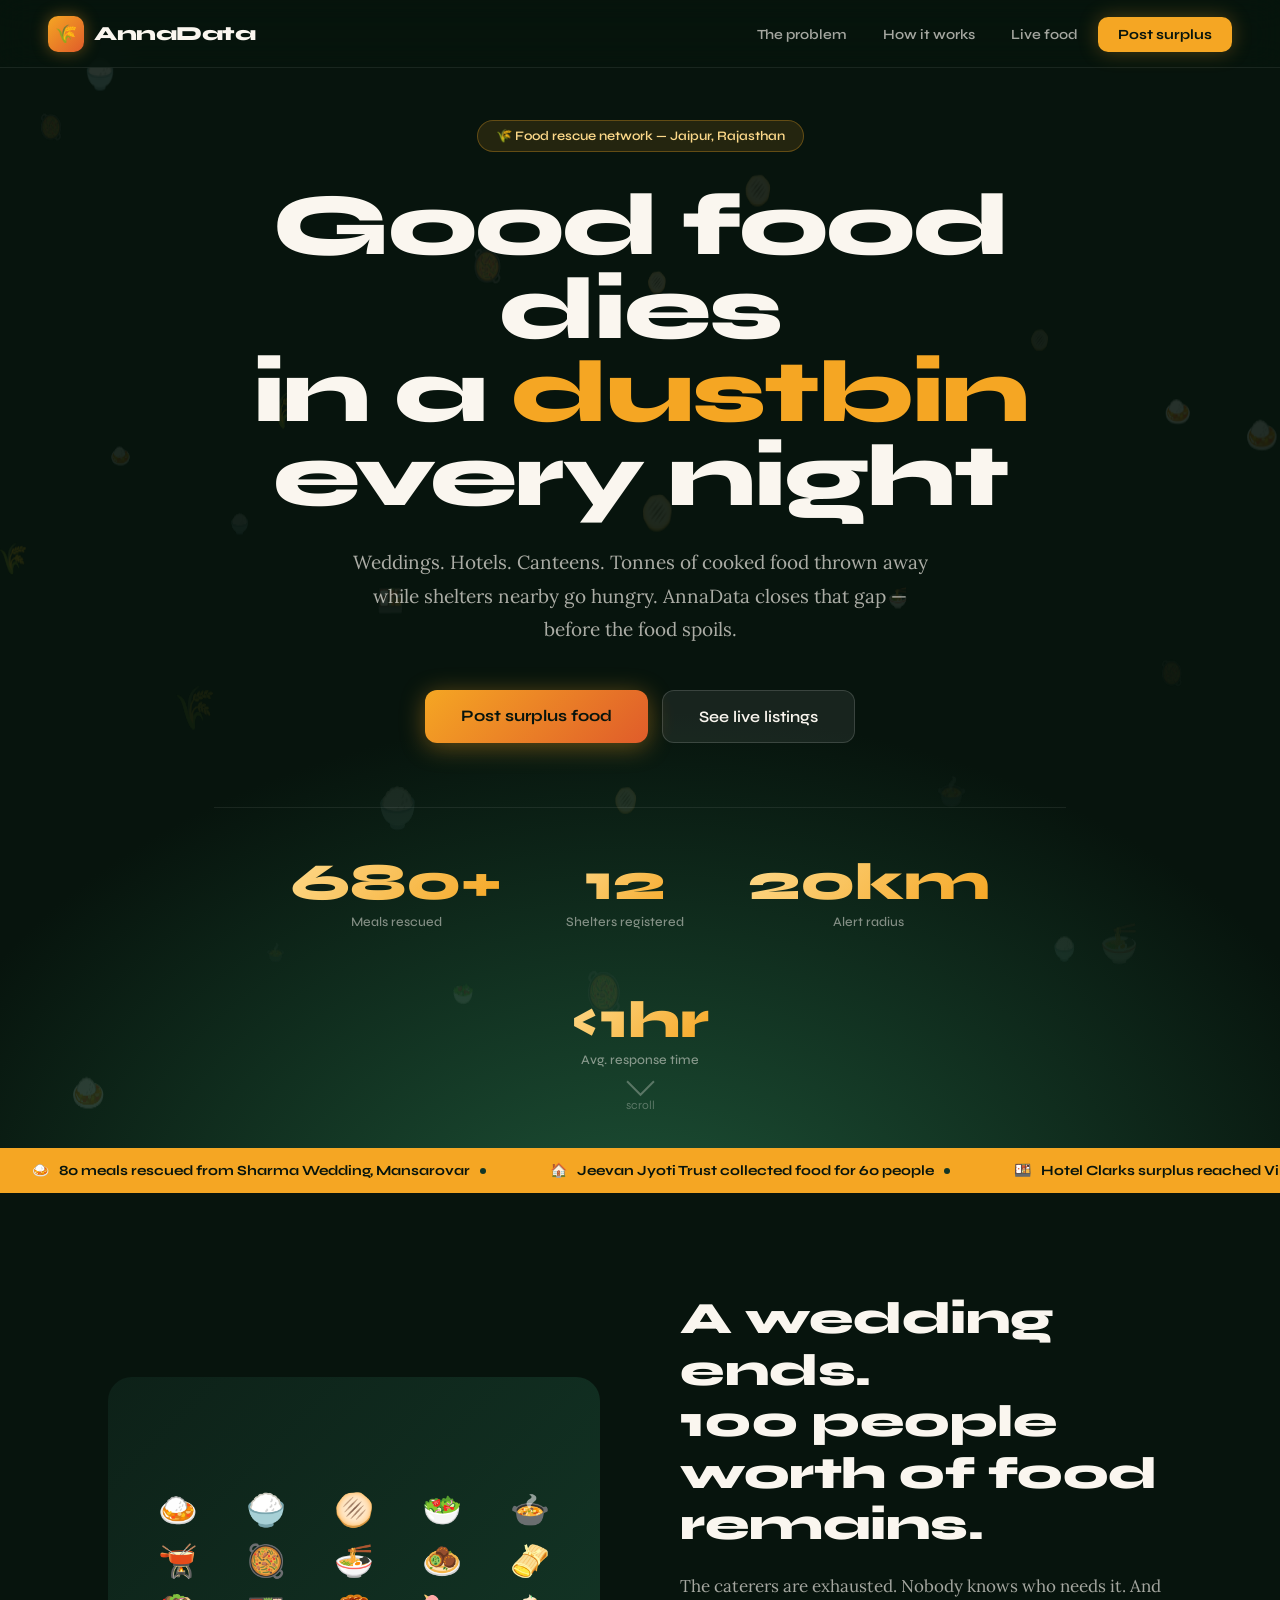
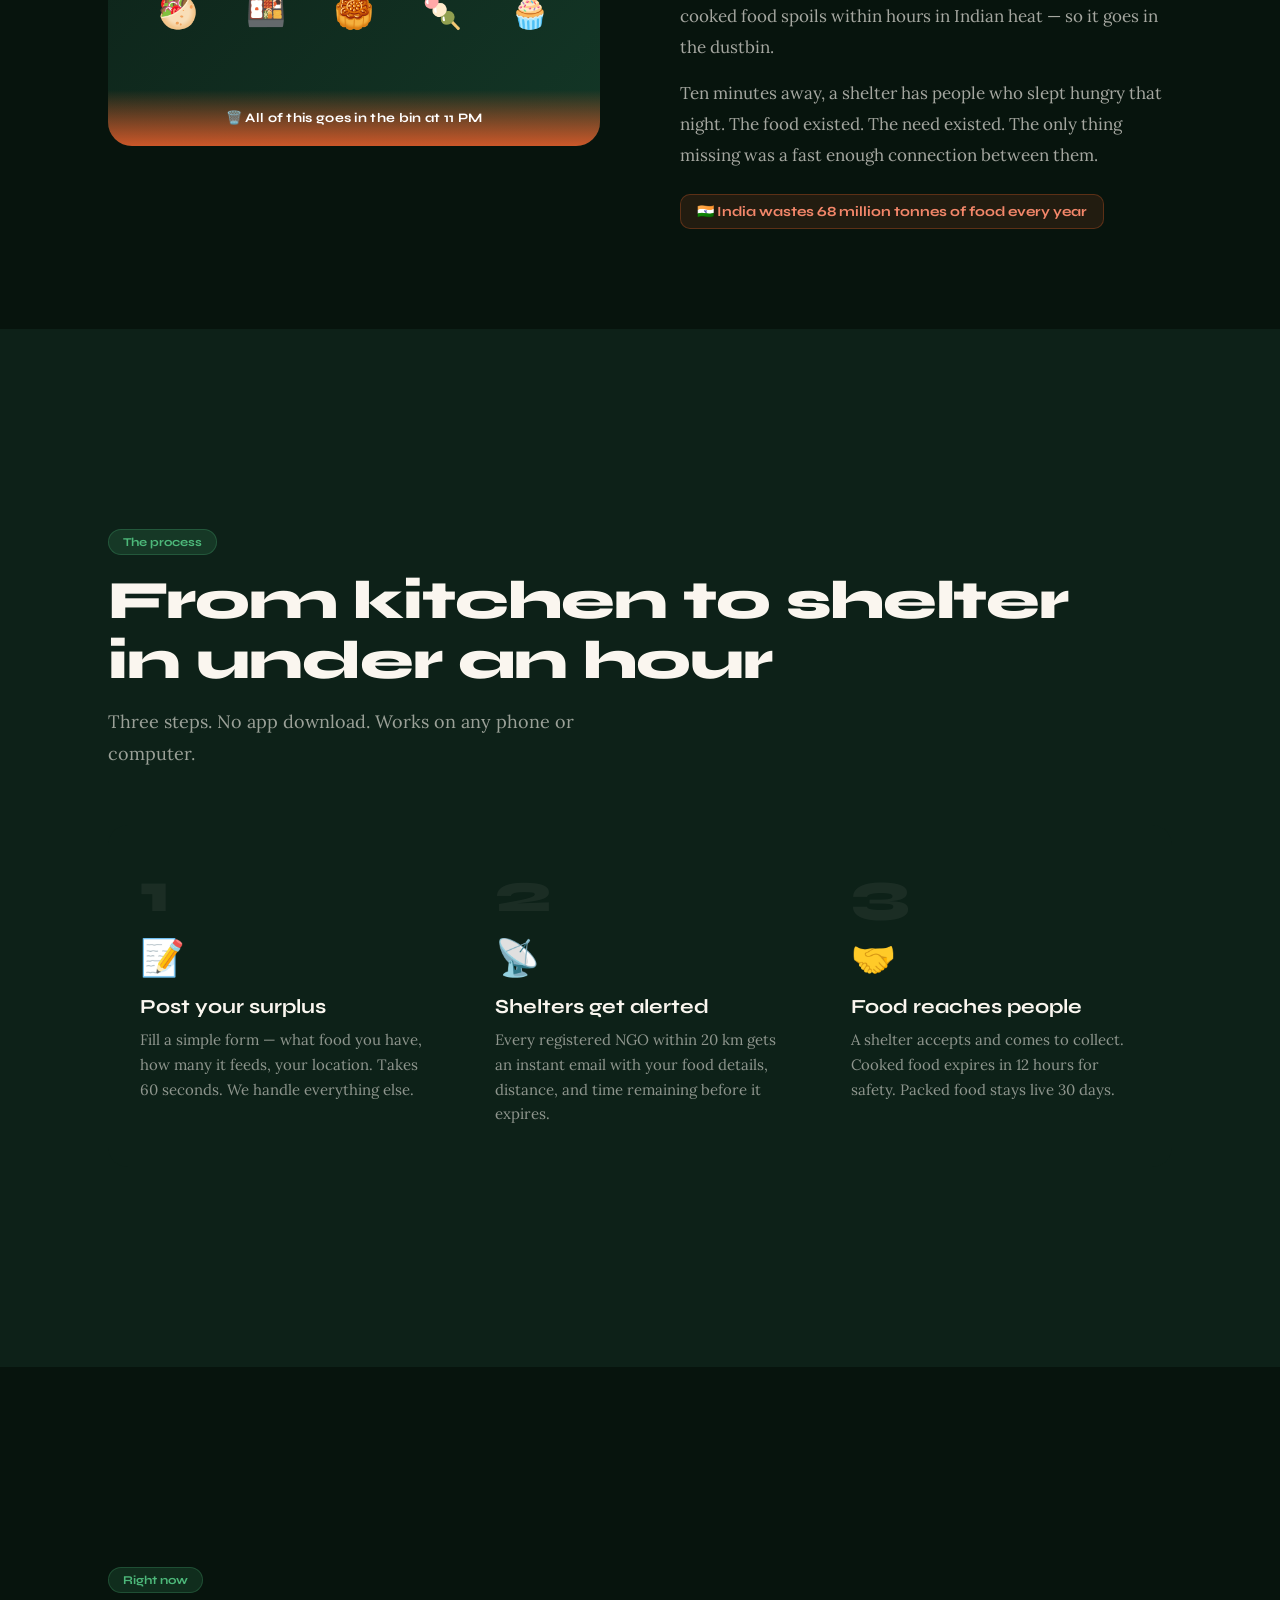
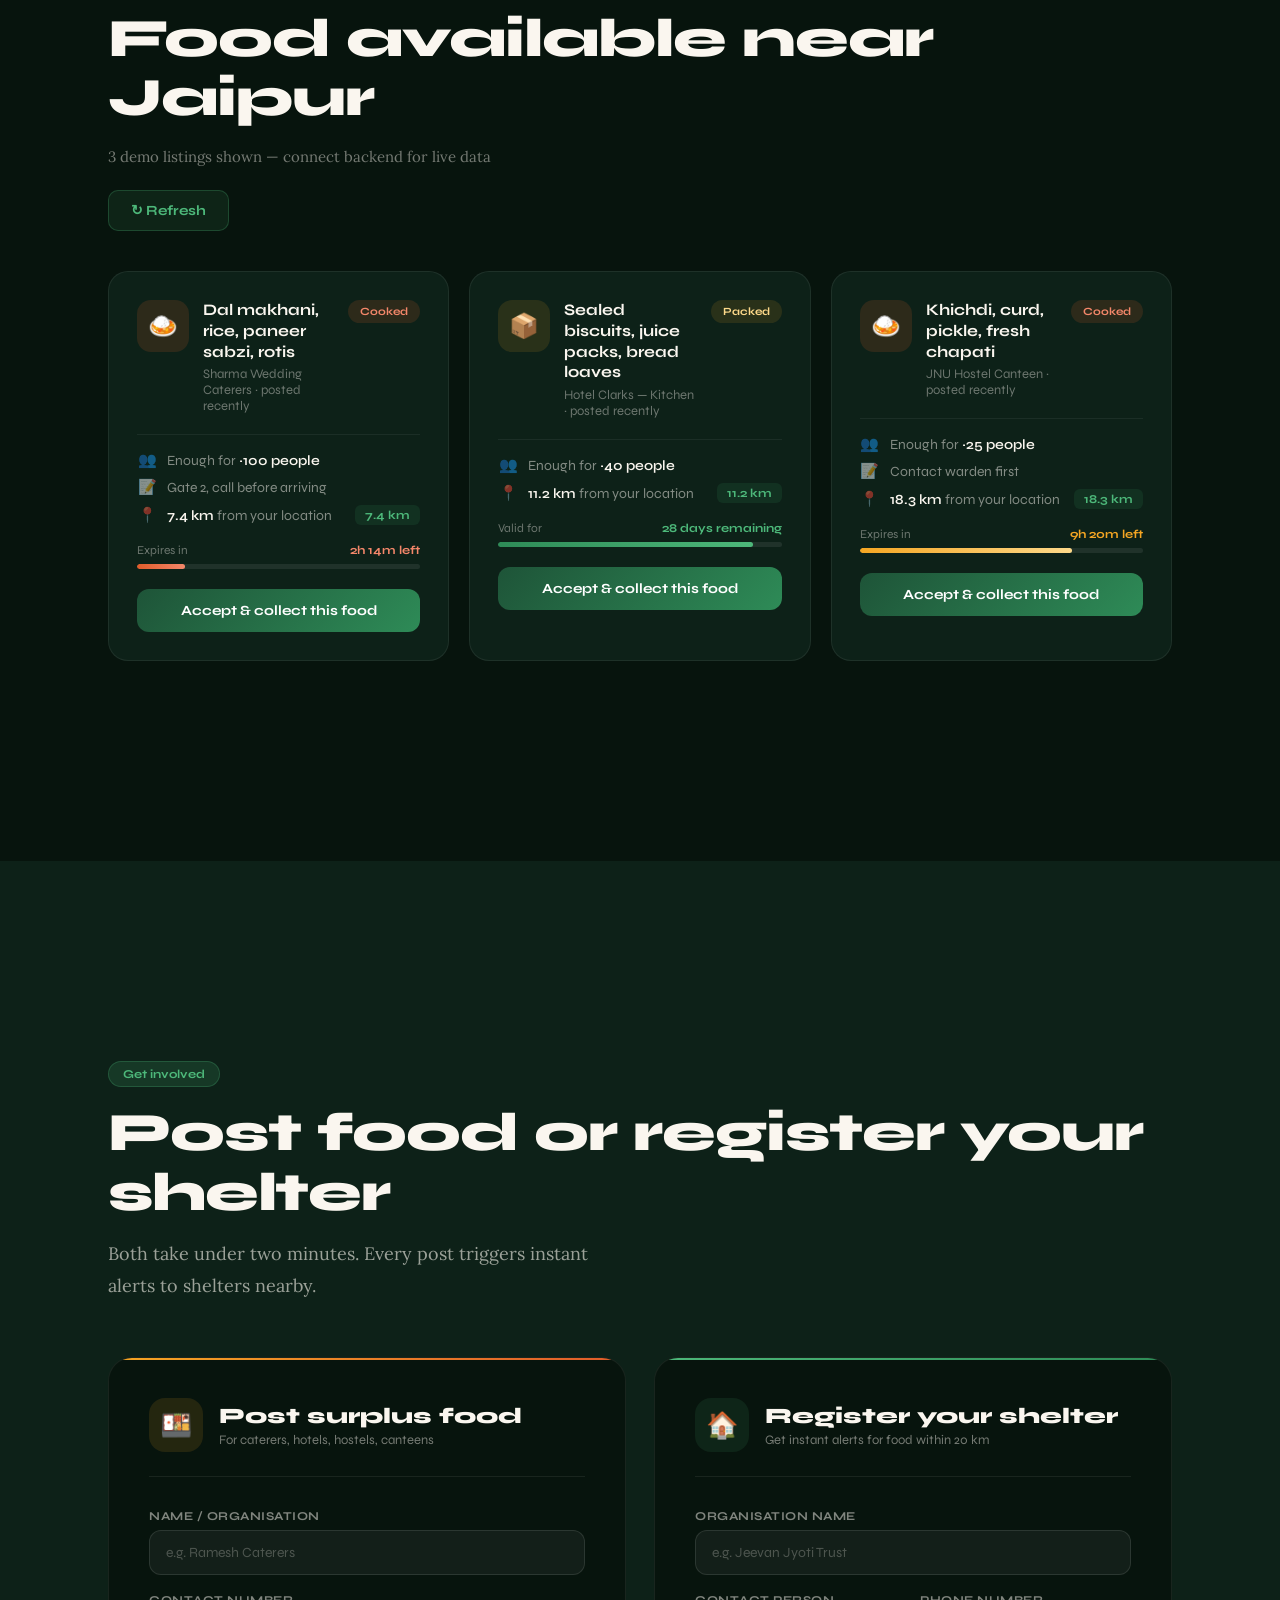
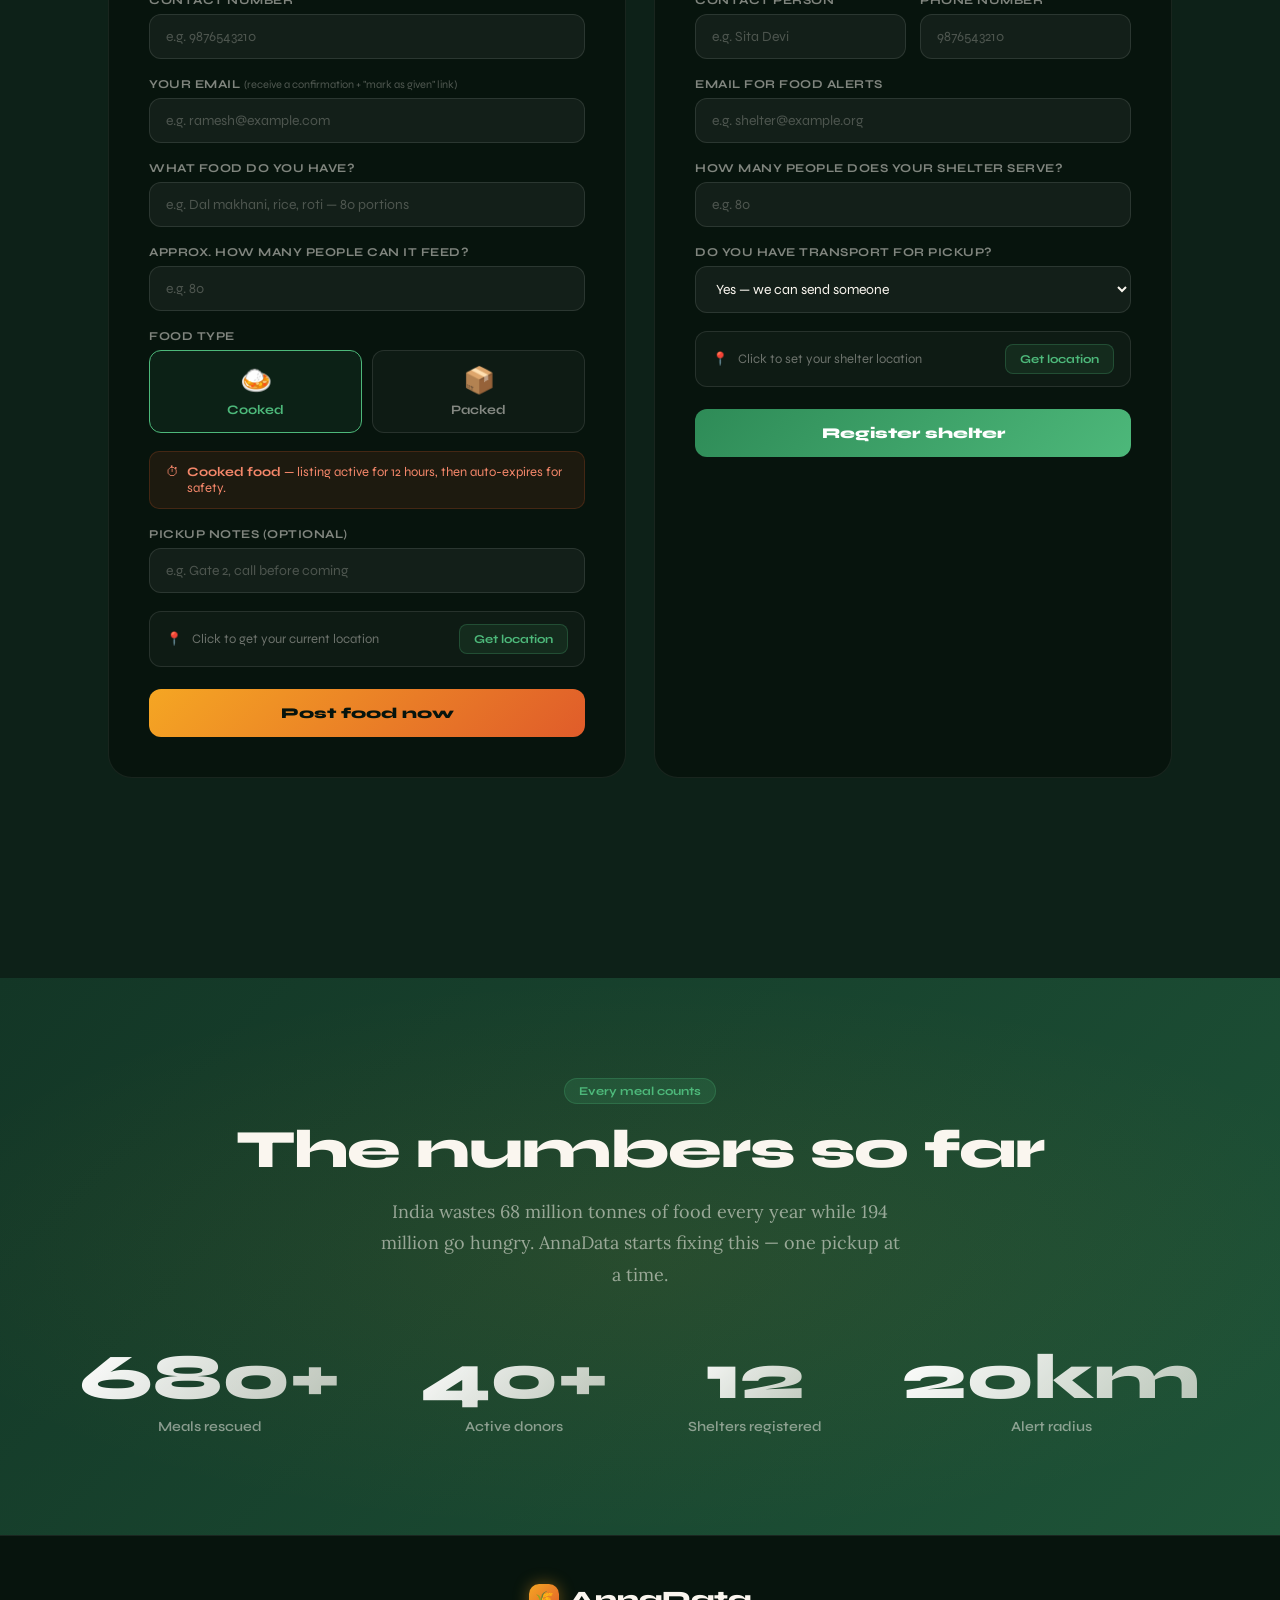
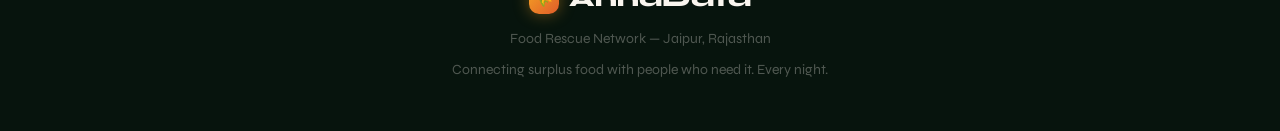
<file: index.html>
<!DOCTYPE html>
<html lang="en">
<head>
<meta charset="UTF-8"/>
<meta name="viewport" content="width=device-width,initial-scale=1"/>
<title>AnnaData — Feed Someone Tonight</title>
<link href="https://fonts.googleapis.com/css2?family=Syne:wght@400;600;700;800&family=Lora:ital,wght@0,400;0,500;1,400&display=swap" rel="stylesheet"/>
<style>
/* ═══════════════════════════════
   TOKENS
═══════════════════════════════ */
:root {
  --night:   #07140D;
  --deep:    #0D2118;
  --forest:  #133626;
  --canopy:  #1E5438;
  --leaf:    #2E8B57;
  --spring:  #4DB87A;
  --mist:    #A8D5B5;
  --gold:    #F5A623;
  --gold-lt: #FDD98A;
  --ember:   #E05C2A;
  --cream:   #FAF6EF;
  --paper:   #FFFFFF;
  --ink:     #0D1F14;
  --dim:     #5A7A65;
  --line:    rgba(255,255,255,0.08);
  --r:       16px;
}

*,*::before,*::after{box-sizing:border-box;margin:0;padding:0}
html{scroll-behavior:smooth;font-size:16px}
body{font-family:'Syne',sans-serif;background:var(--night);color:var(--cream);overflow-x:hidden}
h1,h2,h3{font-family:'Syne',sans-serif;font-weight:800;line-height:1.1}
p,li,label,input,select,textarea,button{font-family:'Syne',sans-serif}
a{color:var(--spring);text-decoration:none}
img{display:block;max-width:100%}

/* ═══════════════════════════════
   SCROLLBAR
═══════════════════════════════ */
::-webkit-scrollbar{width:6px}
::-webkit-scrollbar-track{background:var(--deep)}
::-webkit-scrollbar-thumb{background:var(--canopy);border-radius:3px}

/* ═══════════════════════════════
   NAV
═══════════════════════════════ */
nav{
  position:fixed;top:0;left:0;right:0;z-index:200;
  padding:0 48px;height:68px;
  display:flex;align-items:center;justify-content:space-between;
  background:rgba(7,20,13,0.85);
  backdrop-filter:blur(16px);
  border-bottom:1px solid var(--line);
  transition:background 0.3s;
}
.nav-logo{
  display:flex;align-items:center;gap:10px;
  font-size:20px;font-weight:800;color:var(--cream);
  letter-spacing:-0.5px;
}
.nav-logo-mark{
  width:36px;height:36px;border-radius:10px;
  background:linear-gradient(135deg,var(--gold),var(--ember));
  display:grid;place-items:center;font-size:18px;
  box-shadow:0 0 16px rgba(245,166,35,0.4);
}
.nav-links{display:flex;gap:4px;list-style:none;align-items:center}
.nav-links a{
  color:rgba(250,246,239,0.65);font-size:14px;font-weight:600;
  padding:8px 16px;border-radius:8px;transition:all 0.18s;
}
.nav-links a:hover{color:var(--cream);background:rgba(255,255,255,0.07)}
.nav-cta{
  background:var(--gold)!important;color:var(--night)!important;
  font-weight:700!important;border-radius:10px!important;
  padding:9px 20px!important;
  box-shadow:0 0 20px rgba(245,166,35,0.3);
}
.nav-cta:hover{transform:translateY(-1px);box-shadow:0 4px 24px rgba(245,166,35,0.45)!important}

/* ═══════════════════════════════
   CANVAS HERO
═══════════════════════════════ */
#hero{
  position:relative;min-height:100vh;
  display:flex;align-items:center;justify-content:center;
  overflow:hidden;
  background:radial-gradient(ellipse 100% 80% at 50% 110%, var(--canopy) 0%, var(--night) 60%);
}
#particle-canvas{
  position:absolute;inset:0;width:100%;height:100%;
  pointer-events:none;
}
.hero-inner{
  position:relative;z-index:2;
  text-align:center;padding:120px 24px 80px;
  max-width:900px;margin:0 auto;
}
.hero-pill{
  display:inline-flex;align-items:center;gap:8px;
  background:rgba(245,166,35,0.12);
  border:1px solid rgba(245,166,35,0.3);
  color:var(--gold-lt);font-size:13px;font-weight:600;
  padding:7px 18px;border-radius:99px;margin-bottom:32px;
  animation:pillIn 0.8s 0.2s both;
}
@keyframes pillIn{from{opacity:0;transform:translateY(10px)}to{opacity:1;transform:translateY(0)}}

.hero-h1{
  font-size:clamp(44px,7vw,88px);
  font-weight:800;color:var(--cream);
  letter-spacing:-2px;line-height:0.95;
  margin-bottom:28px;
  animation:h1In 0.9s 0.35s both;
}
@keyframes h1In{from{opacity:0;transform:translateY(24px)}to{opacity:1;transform:translateY(0)}}

.hero-h1 .gold{
  color:var(--gold);
  display:inline-block;
  animation:glow 3s ease-in-out infinite;
}
@keyframes glow{
  0%,100%{text-shadow:0 0 20px rgba(245,166,35,0.3)}
  50%{text-shadow:0 0 50px rgba(245,166,35,0.7),0 0 80px rgba(245,166,35,0.3)}
}

.hero-sub{
  font-family:'Lora',serif;font-size:19px;font-weight:400;
  color:rgba(250,246,239,0.68);line-height:1.75;
  max-width:580px;margin:0 auto 44px;
  animation:subIn 0.9s 0.5s both;
}
@keyframes subIn{from{opacity:0;transform:translateY(16px)}to{opacity:1;transform:translateY(0)}}

.hero-btns{
  display:flex;gap:14px;justify-content:center;flex-wrap:wrap;
  animation:btnsIn 0.9s 0.65s both;
}
@keyframes btnsIn{from{opacity:0;transform:translateY(12px)}to{opacity:1;transform:translateY(0)}}

.btn-gold{
  background:linear-gradient(135deg,var(--gold),var(--ember));
  color:var(--night);font-size:16px;font-weight:700;
  padding:16px 36px;border-radius:12px;border:none;cursor:pointer;
  box-shadow:0 4px 24px rgba(245,166,35,0.4);
  transition:all 0.2s;display:inline-block;
}
.btn-gold:hover{transform:translateY(-3px);box-shadow:0 8px 32px rgba(245,166,35,0.55);color:var(--night);text-decoration:none}

.btn-ghost{
  background:rgba(255,255,255,0.07);color:var(--cream);
  font-size:16px;font-weight:600;
  padding:16px 36px;border-radius:12px;
  border:1px solid rgba(255,255,255,0.15);cursor:pointer;
  transition:all 0.2s;display:inline-block;
  backdrop-filter:blur(8px);
}
.btn-ghost:hover{background:rgba(255,255,255,0.13);color:var(--cream);text-decoration:none}

/* Live counter */
.hero-counter{
  margin-top:64px;
  display:flex;justify-content:center;gap:64px;
  padding-top:48px;border-top:1px solid var(--line);
  flex-wrap:wrap;
  animation:btnsIn 0.9s 0.8s both;
}
.counter-block{text-align:center}
.counter-num{
  font-size:52px;font-weight:800;
  background:linear-gradient(135deg,var(--gold-lt),var(--gold));
  -webkit-background-clip:text;-webkit-text-fill-color:transparent;
  line-height:1;
}
.counter-label{font-size:13px;color:rgba(250,246,239,0.5);margin-top:6px;font-weight:500}

/* Scroll hint */
.scroll-hint{
  position:absolute;bottom:36px;left:50%;transform:translateX(-50%);
  display:flex;flex-direction:column;align-items:center;gap:6px;
  color:rgba(250,246,239,0.3);font-size:12px;
  animation:bounce 2s ease-in-out infinite;
}
@keyframes bounce{0%,100%{transform:translateX(-50%) translateY(0)}50%{transform:translateX(-50%) translateY(6px)}}
.scroll-arrow{width:20px;height:20px;border-right:2px solid currentColor;border-bottom:2px solid currentColor;transform:rotate(45deg)}

/* ═══════════════════════════════
   TICKER STRIP
═══════════════════════════════ */
.ticker-wrap{
  background:var(--gold);
  overflow:hidden;padding:14px 0;
  position:relative;
}
.ticker-track{
  display:flex;white-space:nowrap;
  animation:ticker 30s linear infinite;
}
.ticker-track:hover{animation-play-state:paused}
@keyframes ticker{from{transform:translateX(0)}to{transform:translateX(-50%)}}
.ticker-item{
  font-size:14px;font-weight:700;color:var(--night);
  padding:0 32px;display:flex;align-items:center;gap:10px;
  flex-shrink:0;
}
.ticker-dot{width:6px;height:6px;background:var(--forest);border-radius:50%;flex-shrink:0}

/* ═══════════════════════════════
   SECTION BASE
═══════════════════════════════ */
.sec{padding:100px 48px;max-width:1160px;margin:0 auto}
.sec-bg-dark{background:var(--deep);padding:100px 0}
.sec-bg-dark .sec{margin:0 auto}
.sec-bg-mid{background:var(--forest);padding:100px 0}
.sec-bg-mid .sec{margin:0 auto}

.reveal{opacity:0;transform:translateY(32px);transition:opacity 0.7s ease,transform 0.7s ease}
.reveal.visible{opacity:1;transform:translateY(0)}

.tag{
  display:inline-block;
  background:rgba(77,184,122,0.15);
  color:var(--spring);border:1px solid rgba(77,184,122,0.25);
  font-size:12px;font-weight:700;
  padding:5px 14px;border-radius:99px;margin-bottom:16px;
}
.sh2{font-size:clamp(32px,4.5vw,54px);color:var(--cream);letter-spacing:-1px;margin-bottom:16px}
.sp{font-family:'Lora',serif;font-size:18px;color:rgba(250,246,239,0.6);line-height:1.75;max-width:520px}

/* ═══════════════════════════════
   PROBLEM SECTION
═══════════════════════════════ */
#problem{background:var(--night);padding:0}
.problem-inner{
  max-width:1160px;margin:0 auto;padding:100px 48px;
  display:grid;grid-template-columns:1fr 1fr;gap:80px;align-items:center;
}
.problem-visual{
  position:relative;border-radius:24px;overflow:hidden;
  aspect-ratio:4/3;
  background:linear-gradient(135deg,var(--deep),var(--forest));
  display:flex;flex-direction:column;align-items:center;justify-content:center;
  gap:0;
}
.food-emoji-grid{
  display:grid;grid-template-columns:repeat(5,1fr);gap:12px;
  padding:32px;width:100%;
}
.food-emoji-grid span{
  font-size:32px;text-align:center;
  animation:emojiFloat 3s ease-in-out infinite;
  display:block;
}
.food-emoji-grid span:nth-child(2){animation-delay:0.3s}
.food-emoji-grid span:nth-child(3){animation-delay:0.6s}
.food-emoji-grid span:nth-child(4){animation-delay:0.9s}
.food-emoji-grid span:nth-child(5){animation-delay:1.2s}
.food-emoji-grid span:nth-child(6){animation-delay:0.5s}
.food-emoji-grid span:nth-child(7){animation-delay:0.8s}
.food-emoji-grid span:nth-child(8){animation-delay:1.1s}
.food-emoji-grid span:nth-child(9){animation-delay:1.4s}
.food-emoji-grid span:nth-child(10){animation-delay:0.2s}
@keyframes emojiFloat{0%,100%{transform:translateY(0)}50%{transform:translateY(-8px)}}

.trash-overlay{
  position:absolute;bottom:0;left:0;right:0;
  background:linear-gradient(to top,rgba(224,92,42,0.9),transparent);
  padding:20px;text-align:center;font-size:13px;font-weight:700;
  color:white;letter-spacing:0.3px;
}

.problem-text h2{font-size:clamp(28px,3.5vw,46px);color:var(--cream);letter-spacing:-0.5px;line-height:1.15;margin-bottom:20px}
.problem-text p{font-family:'Lora',serif;font-size:17px;color:rgba(250,246,239,0.65);line-height:1.8;margin-bottom:16px}
.problem-text .stat-inline{
  display:inline-flex;align-items:center;gap:10px;
  background:rgba(224,92,42,0.12);border:1px solid rgba(224,92,42,0.3);
  color:#F4876A;padding:8px 16px;border-radius:10px;
  font-size:14px;font-weight:700;margin-top:8px;
}

/* ═══════════════════════════════
   HOW IT WORKS
═══════════════════════════════ */
.steps-row{
  display:grid;grid-template-columns:repeat(3,1fr);gap:2px;
  margin-top:56px;border-radius:20px;overflow:hidden;
}
.step{
  background:var(--deep);padding:40px 32px;
  position:relative;overflow:hidden;
  transition:background 0.3s;
}
.step:hover{background:var(--forest)}
.step::before{
  content:'';position:absolute;top:0;left:0;right:0;height:3px;
  background:linear-gradient(90deg,var(--gold),var(--ember));
  transform:scaleX(0);transform-origin:left;
  transition:transform 0.4s;
}
.step:hover::before{transform:scaleX(1)}
.step-num{
  font-size:56px;font-weight:800;
  color:rgba(250,246,239,0.06);
  line-height:1;margin-bottom:16px;
  transition:color 0.3s;
}
.step:hover .step-num{color:rgba(245,166,35,0.12)}
.step-icon{font-size:36px;margin-bottom:16px;display:block}
.step h3{font-size:20px;color:var(--cream);margin-bottom:10px;font-weight:700}
.step p{font-size:15px;color:rgba(250,246,239,0.55);line-height:1.65;font-family:'Lora',serif}

/* ═══════════════════════════════
   LISTINGS
═══════════════════════════════ */
#listings{background:var(--night);padding:100px 0}
#listings .sec{max-width:1160px;margin:0 auto}

.listings-top{
  display:flex;align-items:flex-end;justify-content:space-between;
  margin-bottom:40px;flex-wrap:wrap;gap:20px;
}
.refresh-btn{
  background:rgba(77,184,122,0.1);color:var(--spring);
  border:1px solid rgba(77,184,122,0.25);
  font-family:'Syne',sans-serif;font-size:14px;font-weight:700;
  padding:11px 22px;border-radius:10px;cursor:pointer;
  transition:all 0.2s;display:flex;align-items:center;gap:8px;
}
.refresh-btn:hover{background:rgba(77,184,122,0.2);transform:translateY(-1px)}

.cards-grid{
  display:grid;grid-template-columns:repeat(auto-fill,minmax(340px,1fr));
  gap:20px;
}

.lcard{
  background:var(--deep);border:1px solid rgba(255,255,255,0.07);
  border-radius:20px;padding:28px;
  transition:all 0.3s;position:relative;overflow:hidden;
}
.lcard::after{
  content:'';position:absolute;inset:0;
  background:linear-gradient(135deg,rgba(77,184,122,0.03),transparent);
  opacity:0;transition:opacity 0.3s;pointer-events:none;
}
.lcard:hover{transform:translateY(-4px);border-color:rgba(77,184,122,0.2);box-shadow:0 16px 48px rgba(0,0,0,0.3)}
.lcard:hover::after{opacity:1}

.lcard-top{display:flex;align-items:flex-start;gap:14px;margin-bottom:20px}
.lcard-icon{
  width:52px;height:52px;border-radius:14px;
  display:grid;place-items:center;font-size:24px;flex-shrink:0;
}
.lcard-icon.cooked{background:rgba(224,92,42,0.15)}
.lcard-icon.packet{background:rgba(245,166,35,0.12)}
.lcard-title{font-size:16px;font-weight:700;color:var(--cream);line-height:1.3;margin-bottom:4px}
.lcard-meta{font-size:13px;color:rgba(250,246,239,0.4)}

.lbadge{
  font-size:11px;font-weight:700;padding:5px 12px;
  border-radius:99px;flex-shrink:0;
  margin-left:auto;
}
.lbadge.cooked{background:rgba(224,92,42,0.15);color:#F4876A}
.lbadge.packet{background:rgba(245,166,35,0.12);color:var(--gold-lt)}

.lcard-line{height:1px;background:rgba(255,255,255,0.06);margin:16px 0}

.lcard-info{display:flex;flex-direction:column;gap:9px}
.lcard-row{display:flex;align-items:center;gap:10px;font-size:14px;color:rgba(250,246,239,0.5)}
.lcard-row span:first-child{width:20px;text-align:center;font-size:15px;flex-shrink:0}
.lcard-row strong{color:var(--cream);font-weight:600}
.dist-pill{
  display:inline-flex;align-items:center;gap:5px;
  background:rgba(46,139,87,0.15);color:var(--spring);
  font-size:12px;font-weight:700;padding:3px 10px;
  border-radius:6px;margin-left:auto;
}

.timer-block{margin-top:18px}
.timer-row{display:flex;justify-content:space-between;font-size:12px;margin-bottom:7px}
.timer-row span:first-child{color:rgba(250,246,239,0.4)}
.t-urgent{color:#F4876A;font-weight:700}
.t-mid{color:var(--gold);font-weight:700}
.t-ok{color:var(--spring);font-weight:700}
.ptrack{height:5px;background:rgba(255,255,255,0.08);border-radius:99px;overflow:hidden}
.pbar{height:100%;border-radius:99px;transition:width 1s}
.pbar.urgent{background:linear-gradient(90deg,#E05C2A,#F4876A)}
.pbar.mid{background:linear-gradient(90deg,var(--gold),var(--gold-lt))}
.pbar.ok{background:linear-gradient(90deg,var(--leaf),var(--spring))}

.btn-accept{
  width:100%;margin-top:20px;padding:13px;
  background:linear-gradient(135deg,var(--canopy),var(--leaf));
  color:white;border:none;border-radius:12px;
  font-family:'Syne',sans-serif;font-size:14px;font-weight:700;
  cursor:pointer;transition:all 0.2s;
  position:relative;overflow:hidden;
}
.btn-accept::before{
  content:'';position:absolute;inset:0;
  background:linear-gradient(135deg,var(--leaf),var(--spring));
  opacity:0;transition:opacity 0.2s;
}
.btn-accept:hover::before{opacity:1}
.btn-accept span{position:relative;z-index:1}
.btn-accept:disabled{background:var(--canopy);cursor:default}

.state-box{
  grid-column:1/-1;text-align:center;
  padding:80px 20px;color:rgba(250,246,239,0.3);
}
.spinner{
  width:40px;height:40px;border:3px solid rgba(255,255,255,0.08);
  border-top-color:var(--spring);border-radius:50%;
  animation:spin 0.8s linear infinite;margin:0 auto 16px;
}
@keyframes spin{to{transform:rotate(360deg)}}

/* ═══════════════════════════════
   FORMS
═══════════════════════════════ */
#forms{background:var(--deep);padding:100px 0}
#forms .sec{max-width:1160px;margin:0 auto}

.forms-grid{
  display:grid;grid-template-columns:1fr 1fr;gap:28px;
  margin-top:56px;
}
.fpanel{
  background:var(--night);border:1px solid rgba(255,255,255,0.07);
  border-radius:24px;padding:40px;
  position:relative;overflow:hidden;
}
.fpanel::before{
  content:'';position:absolute;top:0;left:0;right:0;height:2px;
}
.fpanel.giver::before{background:linear-gradient(90deg,var(--gold),var(--ember))}
.fpanel.ngo::before{background:linear-gradient(90deg,var(--spring),var(--leaf))}

.fpanel-head{display:flex;align-items:center;gap:16px;margin-bottom:32px;padding-bottom:24px;border-bottom:1px solid rgba(255,255,255,0.07)}
.fpanel-ico{
  width:54px;height:54px;border-radius:16px;
  display:grid;place-items:center;font-size:26px;flex-shrink:0;
}
.fpanel-ico.gold{background:rgba(245,166,35,0.12)}
.fpanel-ico.green{background:rgba(77,184,122,0.1)}
.fpanel-title{font-size:22px;font-weight:800;color:var(--cream);line-height:1.2}
.fpanel-sub{font-size:13px;color:rgba(250,246,239,0.45);margin-top:3px}

.field{margin-bottom:18px}
.field label{display:block;font-size:12px;font-weight:700;color:rgba(250,246,239,0.5);margin-bottom:7px;text-transform:uppercase;letter-spacing:0.5px}
.field input,.field select,.field textarea{
  width:100%;padding:13px 16px;
  background:rgba(255,255,255,0.05);
  border:1px solid rgba(255,255,255,0.1);
  border-radius:12px;font-family:'Syne',sans-serif;
  font-size:14px;color:var(--cream);outline:none;
  transition:all 0.2s;resize:vertical;
}
.field input::placeholder,.field textarea::placeholder{color:rgba(250,246,239,0.25)}
.field input:focus,.field select:focus,.field textarea:focus{
  border-color:var(--spring);
  background:rgba(77,184,122,0.05);
  box-shadow:0 0 0 3px rgba(77,184,122,0.1);
}
.field select option{background:var(--deep);color:var(--cream)}
.field-2{display:grid;grid-template-columns:1fr 1fr;gap:14px}

.ftype-row{display:grid;grid-template-columns:1fr 1fr;gap:10px;margin-bottom:18px}
.ftype{
  padding:14px;border:1px solid rgba(255,255,255,0.1);
  border-radius:12px;background:rgba(255,255,255,0.03);
  cursor:pointer;text-align:center;transition:all 0.2s;
  font-family:'Syne',sans-serif;
}
.ftype.on{border-color:var(--spring);background:rgba(77,184,122,0.08)}
.ftype-ico{font-size:26px;display:block;margin-bottom:6px}
.ftype-lbl{font-size:13px;font-weight:700;color:rgba(250,246,239,0.5)}
.ftype.on .ftype-lbl{color:var(--spring)}

.expiry-box{
  padding:12px 16px;border-radius:10px;
  font-size:13px;margin-bottom:18px;
  display:flex;gap:8px;align-items:flex-start;
}
.expiry-box.c{background:rgba(224,92,42,0.1);color:#F4876A;border:1px solid rgba(224,92,42,0.2)}
.expiry-box.p{background:rgba(245,166,35,0.1);color:var(--gold-lt);border:1px solid rgba(245,166,35,0.2)}

.loc-bar{
  display:flex;align-items:center;gap:10px;
  padding:12px 16px;border:1px solid rgba(255,255,255,0.1);
  border-radius:12px;background:rgba(255,255,255,0.03);
  margin-bottom:18px;font-size:13px;
}
.loc-txt{flex:1;color:rgba(250,246,239,0.4)}
.loc-txt.got{color:var(--spring);font-weight:600}
.loc-btn{
  font-family:'Syne',sans-serif;font-size:12px;font-weight:700;
  color:var(--spring);background:rgba(77,184,122,0.1);
  border:1px solid rgba(77,184,122,0.25);
  border-radius:8px;padding:7px 14px;cursor:pointer;
  transition:all 0.18s;flex-shrink:0;
}
.loc-btn:hover{background:rgba(77,184,122,0.2)}

.btn-submit{
  width:100%;padding:15px;
  background:linear-gradient(135deg,var(--gold),var(--ember));
  color:var(--night);border:none;border-radius:12px;
  font-family:'Syne',sans-serif;font-size:15px;font-weight:800;
  cursor:pointer;transition:all 0.2s;margin-top:4px;
  position:relative;overflow:hidden;
}
.btn-submit::before{
  content:'';position:absolute;inset:0;
  background:linear-gradient(135deg,var(--ember),var(--gold));
  opacity:0;transition:opacity 0.2s;
}
.btn-submit:hover::before{opacity:1}
.btn-submit:hover{transform:translateY(-2px);box-shadow:0 8px 28px rgba(245,166,35,0.35)}
.btn-submit span{position:relative;z-index:1}
.btn-submit:disabled{background:var(--canopy);cursor:not-allowed;transform:none;box-shadow:none}
.btn-submit-green{
  background:linear-gradient(135deg,var(--leaf),var(--spring));
  color:white;
}
.btn-submit-green::before{background:linear-gradient(135deg,var(--spring),var(--leaf))}
.btn-submit-green:hover{box-shadow:0 8px 28px rgba(46,139,87,0.35)}

/* ═══════════════════════════════
   IMPACT
═══════════════════════════════ */
#impact{
  background:linear-gradient(135deg,var(--forest) 0%,var(--canopy) 100%);
  padding:100px 48px;text-align:center;
  position:relative;overflow:hidden;
}
#impact::before{
  content:'';position:absolute;inset:0;
  background:radial-gradient(ellipse 60% 50% at 50% 50%,rgba(245,166,35,0.07),transparent);
}
.impact-grid{
  display:flex;justify-content:center;gap:80px;
  flex-wrap:wrap;margin-top:56px;
  position:relative;z-index:1;
}
.impact-num{
  font-size:64px;font-weight:800;
  background:linear-gradient(135deg,white,rgba(250,246,239,0.7));
  -webkit-background-clip:text;-webkit-text-fill-color:transparent;
  line-height:1;margin-bottom:8px;
}
.impact-lbl{font-size:14px;color:rgba(250,246,239,0.5);font-weight:600}

/* ═══════════════════════════════
   FOOTER
═══════════════════════════════ */
footer{
  background:var(--night);
  border-top:1px solid var(--line);
  padding:48px;text-align:center;
}
.footer-logo{
  font-size:22px;font-weight:800;color:var(--cream);
  margin-bottom:12px;display:flex;align-items:center;
  gap:10px;justify-content:center;
}
footer p{font-size:14px;color:rgba(250,246,239,0.3);line-height:1.8}

/* ═══════════════════════════════
   TOAST
═══════════════════════════════ */
#toast{
  position:fixed;bottom:32px;left:50%;
  transform:translateX(-50%) translateY(20px);
  padding:14px 28px;border-radius:14px;
  font-size:14px;font-weight:600;
  opacity:0;pointer-events:none;
  transition:all 0.3s cubic-bezier(.34,1.56,.64,1);
  z-index:999;white-space:nowrap;
  backdrop-filter:blur(12px);
}
#toast.show{opacity:1;transform:translateX(-50%) translateY(0)}
#toast.ok{background:rgba(46,139,87,0.9);color:white;border:1px solid rgba(77,184,122,0.4);box-shadow:0 8px 32px rgba(0,0,0,0.3)}
#toast.err{background:rgba(200,50,30,0.9);color:white;border:1px solid rgba(224,92,42,0.4);box-shadow:0 8px 32px rgba(0,0,0,0.3)}

/* ═══════════════════════════════
   MODAL
═══════════════════════════════ */
.moverlay{
  position:fixed;inset:0;background:rgba(7,20,13,0.8);
  backdrop-filter:blur(8px);z-index:500;
  display:flex;align-items:center;justify-content:center;padding:20px;
  opacity:0;pointer-events:none;transition:opacity 0.25s;
}
.moverlay.open{opacity:1;pointer-events:all}
.mbox{
  background:var(--deep);border:1px solid rgba(255,255,255,0.1);
  border-radius:24px;padding:40px;
  max-width:460px;width:100%;
  box-shadow:0 32px 80px rgba(0,0,0,0.5);
  transform:scale(0.94) translateY(12px);
  transition:transform 0.3s cubic-bezier(.34,1.56,.64,1);
  position:relative;
}
.moverlay.open .mbox{transform:scale(1) translateY(0)}
.mbox::before{
  content:'';position:absolute;top:0;left:0;right:0;height:2px;
  background:linear-gradient(90deg,var(--gold),var(--ember));
  border-radius:2px 2px 0 0;
}
.m-top{display:flex;justify-content:space-between;align-items:center;margin-bottom:24px}
.m-title{font-size:24px;font-weight:800;color:var(--cream)}
.m-close{
  width:34px;height:34px;border:none;background:rgba(255,255,255,0.07);
  border-radius:8px;cursor:pointer;color:rgba(250,246,239,0.5);
  font-size:18px;display:grid;place-items:center;transition:background 0.18s;
}
.m-close:hover{background:rgba(255,255,255,0.12);color:var(--cream)}

/* ═══════════════════════════════
   RESPONSIVE
═══════════════════════════════ */
@media(max-width:900px){
  nav{padding:0 20px}
  .nav-links{display:none}
  #hero .hero-inner{padding:100px 20px 60px}
  .hero-counter{gap:32px}
  .sec{padding:60px 20px}
  .sec-bg-dark .sec,.sec-bg-mid .sec,#forms .sec,#listings .sec{padding:0 20px}
  .problem-inner{grid-template-columns:1fr;padding:60px 20px}
  .steps-row{grid-template-columns:1fr}
  .forms-grid{grid-template-columns:1fr}
  .impact-grid{gap:40px}
  #impact{padding:60px 20px}
  footer{padding:40px 20px}
}
@media(prefers-reduced-motion:reduce){
  *,*::before,*::after{animation-duration:.01ms!important;transition-duration:.01ms!important}
}
</style>
</head>
<body>

<!-- NAV -->
<nav id="topnav">
  <a href="#" class="nav-logo">
    <div class="nav-logo-mark">🌾</div>
    AnnaData
  </a>
  <ul class="nav-links">
    <li><a href="#problem">The problem</a></li>
    <li><a href="#how">How it works</a></li>
    <li><a href="#listings">Live food</a></li>
    <li><a href="#forms" class="nav-cta">Post surplus</a></li>
  </ul>
</nav>

<!-- HERO -->
<section id="hero">
  <canvas id="particle-canvas"></canvas>
  <div class="hero-inner">
    <div class="hero-pill">🌾 Food rescue network — Jaipur, Rajasthan</div>
    <h1 class="hero-h1">
      Good food dies<br>in a <span class="gold">dustbin</span><br>every night
    </h1>
    <p class="hero-sub">Weddings. Hotels. Canteens. Tonnes of cooked food thrown away while shelters nearby go hungry. AnnaData closes that gap — before the food spoils.</p>
    <div class="hero-btns">
      <a href="#forms" class="btn-gold">Post surplus food</a>
      <a href="#listings" class="btn-ghost">See live listings</a>
    </div>
    <div class="hero-counter">
      <div class="counter-block">
        <div class="counter-num" id="cnt-meals">0</div>
        <div class="counter-label">Meals rescued</div>
      </div>
      <div class="counter-block">
        <div class="counter-num" id="cnt-ngos">0</div>
        <div class="counter-label">Shelters registered</div>
      </div>
      <div class="counter-block">
        <div class="counter-num">20km</div>
        <div class="counter-label">Alert radius</div>
      </div>
      <div class="counter-block">
        <div class="counter-num">&lt;1hr</div>
        <div class="counter-label">Avg. response time</div>
      </div>
    </div>
  </div>
  <div class="scroll-hint"><div class="scroll-arrow"></div>scroll</div>
</section>

<!-- TICKER -->
<div class="ticker-wrap">
  <div class="ticker-track" id="ticker">
    <div class="ticker-item"><span>🍛</span> 80 meals rescued from Sharma Wedding, Mansarovar <div class="ticker-dot"></div></div>
    <div class="ticker-item"><span>🏠</span> Jeevan Jyoti Trust collected food for 60 people <div class="ticker-dot"></div></div>
    <div class="ticker-item"><span>🍱</span> Hotel Clarks surplus reached Vikas Nagar shelter <div class="ticker-dot"></div></div>
    <div class="ticker-item"><span>🌾</span> JNU hostel khichdi fed 25 people tonight <div class="ticker-dot"></div></div>
    <div class="ticker-item"><span>🍚</span> 120 portions rescued from Raja Park caterer <div class="ticker-dot"></div></div>
    <div class="ticker-item"><span>📦</span> 40 packed meals from C-Scheme hotel now at shelter <div class="ticker-dot"></div></div>
    <div class="ticker-item"><span>🍛</span> 80 meals rescued from Sharma Wedding, Mansarovar <div class="ticker-dot"></div></div>
    <div class="ticker-item"><span>🏠</span> Jeevan Jyoti Trust collected food for 60 people <div class="ticker-dot"></div></div>
    <div class="ticker-item"><span>🍱</span> Hotel Clarks surplus reached Vikas Nagar shelter <div class="ticker-dot"></div></div>
    <div class="ticker-item"><span>🌾</span> JNU hostel khichdi fed 25 people tonight <div class="ticker-dot"></div></div>
    <div class="ticker-item"><span>🍚</span> 120 portions rescued from Raja Park caterer <div class="ticker-dot"></div></div>
    <div class="ticker-item"><span>📦</span> 40 packed meals from C-Scheme hotel now at shelter <div class="ticker-dot"></div></div>
  </div>
</div>

<!-- PROBLEM -->
<section id="problem">
  <div class="problem-inner reveal">
    <div class="problem-visual">
      <div class="food-emoji-grid">
        <span>🍛</span><span>🍚</span><span>🫓</span><span>🥗</span><span>🍲</span>
        <span>🫕</span><span>🥘</span><span>🍜</span><span>🧆</span><span>🫔</span>
        <span>🥙</span><span>🍱</span><span>🥮</span><span>🍡</span><span>🧁</span>
      </div>
      <div class="trash-overlay">🗑️ All of this goes in the bin at 11 PM</div>
    </div>
    <div class="problem-text">
      <h2>A wedding ends.<br>100 people worth of food remains.</h2>
      <p>The caterers are exhausted. Nobody knows who needs it. And cooked food spoils within hours in Indian heat — so it goes in the dustbin.</p>
      <p>Ten minutes away, a shelter has people who slept hungry that night. The food existed. The need existed. The only thing missing was a fast enough connection between them.</p>
      <div class="stat-inline">🇮🇳 India wastes 68 million tonnes of food every year</div>
    </div>
  </div>
</section>

<!-- HOW IT WORKS -->
<div class="sec-bg-dark">
  <div class="sec reveal" id="how">
    <div class="tag">The process</div>
    <h2 class="sh2">From kitchen to shelter<br>in under an hour</h2>
    <p class="sp">Three steps. No app download. Works on any phone or computer.</p>
    <div class="steps-row">
      <div class="step">
        <div class="step-num">1</div>
        <span class="step-icon">📝</span>
        <h3>Post your surplus</h3>
        <p>Fill a simple form — what food you have, how many it feeds, your location. Takes 60 seconds. We handle everything else.</p>
      </div>
      <div class="step">
        <div class="step-num">2</div>
        <span class="step-icon">📡</span>
        <h3>Shelters get alerted</h3>
        <p>Every registered NGO within 20 km gets an instant email with your food details, distance, and time remaining before it expires.</p>
      </div>
      <div class="step">
        <div class="step-num">3</div>
        <span class="step-icon">🤝</span>
        <h3>Food reaches people</h3>
        <p>A shelter accepts and comes to collect. Cooked food expires in 12 hours for safety. Packed food stays live 30 days.</p>
      </div>
    </div>
  </div>
</div>

<!-- LIVE LISTINGS -->
<div id="listings">
  <div class="sec">
    <div class="listings-top reveal">
      <div>
        <div class="tag">Right now</div>
        <h2 class="sh2">Food available near Jaipur</h2>
        <p class="sp" id="listings-sub" style="color:rgba(250,246,239,0.45);font-size:15px;margin-top:8px">Loading active listings…</p>
      </div>
      <button class="refresh-btn" onclick="loadListings()">↻ Refresh</button>
    </div>
    <div class="cards-grid" id="cards-grid">
      <div class="state-box"><div class="spinner"></div><p>Finding food near you…</p></div>
    </div>
  </div>
</div>

<!-- FORMS -->
<div id="forms">
  <div class="sec">
    <div class="reveal">
      <div class="tag">Get involved</div>
      <h2 class="sh2">Post food or register your shelter</h2>
      <p class="sp">Both take under two minutes. Every post triggers instant alerts to shelters nearby.</p>
    </div>
    <div class="forms-grid reveal">

      <!-- GIVE FOOD -->
      <div class="fpanel giver">
        <div class="fpanel-head">
          <div class="fpanel-ico gold">🍱</div>
          <div>
            <div class="fpanel-title">Post surplus food</div>
            <div class="fpanel-sub">For caterers, hotels, hostels, canteens</div>
          </div>
        </div>

        <div class="field"><label>Name / organisation</label><input id="g-name" type="text" placeholder="e.g. Ramesh Caterers"/></div>
        <div class="field"><label>Contact number</label><input id="g-phone" type="tel" placeholder="e.g. 9876543210"/></div>
        <div class="field"><label>Your email <span style="font-weight:400;text-transform:none;letter-spacing:0;font-size:11px;color:rgba(250,246,239,0.3)">(receive a confirmation + "mark as given" link)</span></label><input id="g-email" type="email" placeholder="e.g. ramesh@example.com"/></div>
        <div class="field"><label>What food do you have?</label><input id="g-desc" type="text" placeholder="e.g. Dal makhani, rice, roti — 80 portions"/></div>
        <div class="field"><label>Approx. how many people can it feed?</label><input id="g-qty" type="number" placeholder="e.g. 80" min="1"/></div>

        <div>
          <label style="display:block;font-size:12px;font-weight:700;color:rgba(250,246,239,0.5);margin-bottom:7px;text-transform:uppercase;letter-spacing:.5px">Food type</label>
          <div class="ftype-row">
            <button class="ftype on" id="ft-c" onclick="setType('cooked')" type="button"><span class="ftype-ico">🍛</span><span class="ftype-lbl">Cooked</span></button>
            <button class="ftype" id="ft-p" onclick="setType('packet')" type="button"><span class="ftype-ico">📦</span><span class="ftype-lbl">Packed</span></button>
          </div>
        </div>

        <div class="expiry-box c" id="expiry-hint"><span>⏱</span><span><strong>Cooked food</strong> — listing active for 12 hours, then auto-expires for safety.</span></div>

        <div class="field"><label>Pickup notes (optional)</label><input id="g-notes" type="text" placeholder="e.g. Gate 2, call before coming"/></div>

        <div class="loc-bar">
          <span>📍</span>
          <span class="loc-txt" id="g-loc">Click to get your current location</span>
          <button class="loc-btn" onclick="gLoc()" type="button">Get location</button>
        </div>
        <input type="hidden" id="g-lat"/><input type="hidden" id="g-lng"/>

        <button class="btn-submit" id="btn-give" onclick="submitFood()" type="button"><span>Post food now</span></button>
      </div>

      <!-- REGISTER NGO -->
      <div class="fpanel ngo">
        <div class="fpanel-head">
          <div class="fpanel-ico green">🏠</div>
          <div>
            <div class="fpanel-title">Register your shelter</div>
            <div class="fpanel-sub">Get instant alerts for food within 20 km</div>
          </div>
        </div>

        <div class="field"><label>Organisation name</label><input id="n-org" type="text" placeholder="e.g. Jeevan Jyoti Trust"/></div>
        <div class="field-2">
          <div class="field" style="margin-bottom:0"><label>Contact person</label><input id="n-contact" type="text" placeholder="e.g. Sita Devi"/></div>
          <div class="field" style="margin-bottom:0"><label>Phone number</label><input id="n-phone" type="tel" placeholder="9876543210"/></div>
        </div>
        <div class="field" style="margin-top:18px"><label>Email for food alerts</label><input id="n-email" type="email" placeholder="e.g. shelter@example.org"/></div>
        <div class="field"><label>How many people does your shelter serve?</label><input id="n-capacity" type="number" placeholder="e.g. 80" min="1"/></div>
        <div class="field">
          <label>Do you have transport for pickup?</label>
          <select id="n-transport">
            <option value="yes">Yes — we can send someone</option>
            <option value="no">No — we need help with pickup</option>
          </select>
        </div>

        <div class="loc-bar">
          <span>📍</span>
          <span class="loc-txt" id="n-loc">Click to set your shelter location</span>
          <button class="loc-btn" onclick="nLoc()" type="button">Get location</button>
        </div>
        <input type="hidden" id="n-lat"/><input type="hidden" id="n-lng"/>

        <button class="btn-submit btn-submit-green" id="btn-ngo" onclick="submitNGO()" type="button"><span>Register shelter</span></button>
      </div>
    </div>
  </div>
</div>

<!-- IMPACT -->
<section id="impact" class="reveal">
  <div style="position:relative;z-index:1">
    <div class="tag" style="margin-bottom:16px">Every meal counts</div>
    <h2 class="sh2">The numbers so far</h2>
    <p class="sp" style="margin:0 auto 0;text-align:center;color:rgba(250,246,239,0.55)">India wastes 68 million tonnes of food every year while 194 million go hungry. AnnaData starts fixing this — one pickup at a time.</p>
    <div class="impact-grid">
      <div><div class="impact-num" id="imp-meals">680+</div><div class="impact-lbl">Meals rescued</div></div>
      <div><div class="impact-num" id="imp-donors">40+</div><div class="impact-lbl">Active donors</div></div>
      <div><div class="impact-num" id="imp-ngos">12</div><div class="impact-lbl">Shelters registered</div></div>
      <div><div class="impact-num">20km</div><div class="impact-lbl">Alert radius</div></div>
    </div>
  </div>
</section>

<!-- FOOTER -->
<footer>
  <div class="footer-logo"><div class="nav-logo-mark" style="width:30px;height:30px;font-size:15px">🌾</div>AnnaData</div>
  <p>Food Rescue Network — Jaipur, Rajasthan</p>
  <p style="margin-top:6px">Connecting surplus food with people who need it. Every night.</p>
</footer>

<!-- TOAST -->
<div id="toast"></div>

<!-- ACCEPT MODAL -->
<div class="moverlay" id="accept-modal">
  <div class="mbox">
    <div class="m-top">
      <div class="m-title">Accept this food</div>
      <button class="m-close" onclick="closeModal()">✕</button>
    </div>
    <p style="font-size:14px;color:rgba(250,246,239,0.45);margin-bottom:24px;font-family:'Lora',serif">Enter your shelter details so the donor knows who is coming to collect.</p>
    <div class="field"><label>Shelter name</label><input id="m-ngo" type="text" placeholder="e.g. Jeevan Jyoti Trust"/></div>
    <div class="field"><label>Contact number</label><input id="m-phone" type="tel" placeholder="e.g. 9876543210"/></div>
    <input type="hidden" id="m-id"/>
    <button class="btn-submit" onclick="confirmAccept()" type="button"><span>Confirm — I will collect this food</span></button>
  </div>
</div>

<script>
// ════════════════════════════════════════
//  CONFIG
// ════════════════════════════════════════
var API = "https://script.google.com/macros/s/AKfycbyj5r5qzOfYY0_CdTlnFtW9QU9ZTCCjIrhNEKsWl5bYGqdQ_KvH_FVCXKTMzepIttitMQ/exec";

// ════════════════════════════════════════
//  PARTICLE CANVAS
// ════════════════════════════════════════
(function(){
  var c = document.getElementById('particle-canvas');
  var ctx = c.getContext('2d');
  var particles = [];
  var emojis = ['🍛','🍚','🫓','🥗','🍲','🫕','🍜','🌾','🥘','🍱'];

  function resize(){c.width=window.innerWidth;c.height=window.innerHeight}
  resize();
  window.addEventListener('resize', resize);

  for(var i=0;i<28;i++){
    particles.push({
      x: Math.random()*window.innerWidth,
      y: Math.random()*window.innerHeight,
      emoji: emojis[Math.floor(Math.random()*emojis.length)],
      size: 14 + Math.random()*20,
      speedY: 0.15 + Math.random()*0.3,
      speedX: (Math.random()-0.5)*0.2,
      opacity: 0.04 + Math.random()*0.1,
      wobble: Math.random()*Math.PI*2,
      wobbleSpeed: 0.005 + Math.random()*0.01
    });
  }

  function draw(){
    ctx.clearRect(0,0,c.width,c.height);
    particles.forEach(function(p){
      p.wobble += p.wobbleSpeed;
      p.x += Math.sin(p.wobble)*0.4 + p.speedX;
      p.y -= p.speedY;
      if(p.y < -60){p.y = c.height+60; p.x = Math.random()*c.width;}
      ctx.globalAlpha = p.opacity;
      ctx.font = p.size+'px serif';
      ctx.fillText(p.emoji, p.x, p.y);
    });
    requestAnimationFrame(draw);
  }
  draw();
})();

// ════════════════════════════════════════
//  SCROLL REVEAL
// ════════════════════════════════════════
var ro = new IntersectionObserver(function(entries){
  entries.forEach(function(e){
    if(e.isIntersecting){e.target.classList.add('visible');}
  });
},{threshold:0.12});
document.querySelectorAll('.reveal').forEach(function(el){ro.observe(el);});

// ════════════════════════════════════════
//  ANIMATED COUNTERS
// ════════════════════════════════════════
function animCount(el, target, suffix){
  var start=0, dur=1800, step=20;
  var timer = setInterval(function(){
    start += Math.ceil(target/( dur/step));
    if(start>=target){start=target;clearInterval(timer);}
    el.textContent = start + (suffix||'');
  }, step);
}

// ════════════════════════════════════════
//  STATE
// ════════════════════════════════════════
var foodType='cooked', gLat=null, gLng=null, nLat=null, nLng=null;

// ════════════════════════════════════════
//  INIT
// ════════════════════════════════════════
document.addEventListener('DOMContentLoaded', function(){
  loadListings();
  loadStats();
  document.getElementById('accept-modal').addEventListener('click',function(e){
    if(e.target===this) closeModal();
  });
});

// ════════════════════════════════════════
//  TOAST
// ════════════════════════════════════════
var tt;
function toast(msg, type){
  var el=document.getElementById('toast');
  el.textContent=msg;
  el.className='show '+(type==='ok'?'ok':'err');
  clearTimeout(tt);
  tt=setTimeout(function(){el.className='';},3600);
}

// ════════════════════════════════════════
//  FOOD TYPE
// ════════════════════════════════════════
function setType(t){
  foodType=t;
  document.getElementById('ft-c').classList.toggle('on',t==='cooked');
  document.getElementById('ft-p').classList.toggle('on',t==='packet');
  var h=document.getElementById('expiry-hint');
  if(t==='packet'){
    h.className='expiry-box p';
    h.innerHTML='<span>📦</span><span><strong>Packed food</strong> — listing stays active for <strong>30 days</strong>. Great for shelf-stable items.</span>';
  } else {
    h.className='expiry-box c';
    h.innerHTML='<span>⏱</span><span><strong>Cooked food</strong> — listing active for <strong>12 hours</strong>, then auto-expires for safety.</span>';
  }
}

// ════════════════════════════════════════
//  GEOLOCATION
// ════════════════════════════════════════
function gLoc(){
  var el=document.getElementById('g-loc');
  el.textContent='Getting location…';
  if(!navigator.geolocation){el.textContent='Not supported on this browser';return;}
  navigator.geolocation.getCurrentPosition(function(p){
    gLat=p.coords.latitude; gLng=p.coords.longitude;
    document.getElementById('g-lat').value=gLat;
    document.getElementById('g-lng').value=gLng;
    el.textContent='✓ Location set ('+gLat.toFixed(4)+', '+gLng.toFixed(4)+')';
    el.className='loc-txt got';
  },function(){el.textContent='Could not get location — try again';});
}

function nLoc(){
  var el=document.getElementById('n-loc');
  el.textContent='Getting location…';
  if(!navigator.geolocation){el.textContent='Not supported on this browser';return;}
  navigator.geolocation.getCurrentPosition(function(p){
    nLat=p.coords.latitude; nLng=p.coords.longitude;
    document.getElementById('n-lat').value=nLat;
    document.getElementById('n-lng').value=nLng;
    el.textContent='✓ Location set ('+nLat.toFixed(4)+', '+nLng.toFixed(4)+')';
    el.className='loc-txt got';
  },function(){el.textContent='Could not get location — try again';});
}

// ════════════════════════════════════════
//  SUBMIT FOOD
// ════════════════════════════════════════
function submitFood(){
  var name=document.getElementById('g-name').value.trim();
  var phone=document.getElementById('g-phone').value.trim();
  var desc=document.getElementById('g-desc').value.trim();
  var qty=document.getElementById('g-qty').value.trim();
  var notes=document.getElementById('g-notes').value.trim();
  var lat=document.getElementById('g-lat').value;
  var lng=document.getElementById('g-lng').value;

  if(!name){toast('Please enter your name or organisation.','err');return;}
  if(!phone){toast('Please enter a contact number.','err');return;}
  if(!desc){toast('Please describe the food.','err');return;}
  if(!qty){toast('Please enter how many people it feeds.','err');return;}
  if(!lat||!lng){toast('Please get your location first.','err');return;}

  var btn=document.getElementById('btn-give');
  btn.querySelector('span').textContent='Posting…';btn.disabled=true;

  var email=document.getElementById('g-email').value.trim();
  callAPI({action:'postFood',name:name,phone:phone,email:email,foodDesc:desc,quantity:parseInt(qty),foodType:foodType,lat:parseFloat(lat),lng:parseFloat(lng),notes:notes},function(d){
    if(d.success){
      toast('✓ Posted! Nearby shelters have been notified by email.','ok');
      // Show the new listing immediately in the grid without waiting for backend
      showPostedCard({
        id: d.listingId, name:name, foodDesc:desc, quantity:parseInt(qty),
        foodType:foodType, distanceKm:0.0, hoursLeft:foodType==='cooked'?12:720,
        minutesLeft:0, daysLeft:foodType==='packet'?30:null, notes:notes
      });
      ['g-name','g-phone','g-email','g-desc','g-qty','g-notes','g-lat','g-lng'].forEach(function(id){document.getElementById(id).value='';});
      document.getElementById('g-loc').textContent='Click to get your current location';
      document.getElementById('g-loc').className='loc-txt';
      gLat=null;gLng=null;
      // Reload listings after 3s so Sheet has time to write
      setTimeout(loadListings, 3000);
    } else {toast(d.error||'Something went wrong. Try again.','err');}
    btn.querySelector('span').textContent='Post food now';btn.disabled=false;
  });
}

// ════════════════════════════════════════
//  SUBMIT NGO
// ════════════════════════════════════════
function submitNGO(){
  var org=document.getElementById('n-org').value.trim();
  var contact=document.getElementById('n-contact').value.trim();
  var phone=document.getElementById('n-phone').value.trim();
  var email=document.getElementById('n-email').value.trim();
  var cap=document.getElementById('n-capacity').value.trim();
  var transport=document.getElementById('n-transport').value;
  var lat=document.getElementById('n-lat').value;
  var lng=document.getElementById('n-lng').value;

  if(!org){toast('Please enter your organisation name.','err');return;}
  if(!phone){toast('Please enter a phone number.','err');return;}
  if(!email){toast('Please enter your email address.','err');return;}
  if(!cap){toast('Please enter your shelter capacity.','err');return;}
  if(!lat||!lng){toast('Please get your shelter location first.','err');return;}

  var btn=document.getElementById('btn-ngo');
  btn.querySelector('span').textContent='Registering…';btn.disabled=true;

  callAPI({action:'registerNGO',orgName:org,contactPerson:contact,phone:phone,email:email,capacity:parseInt(cap),lat:parseFloat(lat),lng:parseFloat(lng),hasTransport:transport},function(d){
    if(d.success){
      toast('✓ Shelter registered! You will now receive food alerts.','ok');
      ['n-org','n-contact','n-phone','n-email','n-capacity','n-lat','n-lng'].forEach(function(id){document.getElementById(id).value='';});
      document.getElementById('n-loc').textContent='Click to set your shelter location';
      document.getElementById('n-loc').className='loc-txt';
      nLat=null;nLng=null;
    } else {toast(d.message||d.error||'Registration failed. Try again.','err');}
    btn.querySelector('span').textContent='Register shelter';btn.disabled=false;
  });
}

// ════════════════════════════════════════
//  LOAD LISTINGS
// ════════════════════════════════════════
function loadListings(){
  var grid=document.getElementById('cards-grid');
  grid.innerHTML='<div class="state-box"><div class="spinner"></div><p>Finding food near you…</p></div>';

  function fetch(lat,lng){
    callAPI({action:'getListings',lat:lat,lng:lng},function(d){
      var list = (d.listings && d.listings.length) ? d.listings : null;
      if(!list){list=DEMO; document.getElementById('listings-sub').textContent='3 demo listings shown — connect backend for live data';}
      else document.getElementById('listings-sub').textContent=list.length+' active listing'+(list.length!==1?'s':'')+' within 20 km';
      grid.innerHTML=list.map(card).join('');
    });
  }

  if(navigator.geolocation){
    navigator.geolocation.getCurrentPosition(
      function(p){fetch(p.coords.latitude,p.coords.longitude);},
      function(){fetch(26.9124,75.7873);},{timeout:4000});
  } else {fetch(26.9124,75.7873);}
}

function card(l){
  var c=l.foodType==='cooked';
  var pct=c?Math.max(5,Math.round((l.hoursLeft/12)*100)):90;
  var fc=(c&&l.hoursLeft<3)?'urgent':(c?'mid':'ok');
  var tc=fc==='urgent'?'t-urgent':fc==='mid'?'t-mid':'t-ok';
  var time=c?(l.hoursLeft+'h '+l.minutesLeft+'m left'):((l.daysLeft||28)+' days remaining');
  return '<div class="lcard">'+
    '<div class="lcard-top">'+
      '<div class="lcard-icon '+(c?'cooked':'packet')+'">'+(c?'🍛':'📦')+'</div>'+
      '<div style="flex:1"><div class="lcard-title">'+esc(l.foodDesc||'Food available')+'</div>'+
      '<div class="lcard-meta">'+esc(l.name||'Donor')+' · posted recently</div></div>'+
      '<span class="lbadge '+(c?'cooked':'packet')+'">'+(c?'Cooked':'Packed')+'</span>'+
    '</div>'+
    '<div class="lcard-line"></div>'+
    '<div class="lcard-info">'+
      '<div class="lcard-row"><span>👥</span><span>Enough for <strong>~'+esc(String(l.quantity))+' people</strong></span></div>'+
      (l.notes?'<div class="lcard-row"><span>📝</span><span>'+esc(l.notes)+'</span></div>':'')+
      '<div class="lcard-row"><span>📍</span><span><strong>'+l.distanceKm+' km</strong> from your location</span>'+
      '<span class="dist-pill">'+l.distanceKm+' km</span></div>'+
    '</div>'+
    '<div class="timer-block">'+
      '<div class="timer-row"><span>'+(c?'Expires in':'Valid for')+'</span><span class="'+tc+'">'+time+'</span></div>'+
      '<div class="ptrack"><div class="pbar '+fc+'" style="width:'+pct+'%"></div></div>'+
    '</div>'+
    '<button class="btn-accept" onclick="openModal(\''+esc(l.id)+'\')"><span>Accept &amp; collect this food</span></button>'+
  '</div>';
}

// ════════════════════════════════════════
//  MODAL
// ════════════════════════════════════════
function openModal(id){
  document.getElementById('m-id').value=id;
  document.getElementById('m-ngo').value='';
  document.getElementById('m-phone').value='';
  document.getElementById('accept-modal').classList.add('open');
}
function closeModal(){document.getElementById('accept-modal').classList.remove('open');}
function confirmAccept(){
  var ngo=document.getElementById('m-ngo').value.trim();
  var phone=document.getElementById('m-phone').value.trim();
  var id=document.getElementById('m-id').value;
  if(!ngo){toast('Please enter your shelter name.','err');return;}
  if(!phone){toast('Please enter a contact number.','err');return;}
  var btn=document.querySelector('#accept-modal .btn-submit');
  btn.querySelector('span').textContent='Confirming…';btn.disabled=true;
  callAPI({action:'acceptFood',listingId:id,ngoName:ngo,ngoPhone:phone},function(d){
    if(d.success){
      toast('✓ Accepted! Donor has been notified by email. Go collect the food.','ok');
      closeModal();
      setTimeout(loadListings, 3000);
    } else toast(d.message||'Could not accept. Try again.','err');
    btn.querySelector('span').textContent='Confirm — I will collect this food';btn.disabled=false;
  });
}

// ════════════════════════════════════════
//  LOAD STATS
// ════════════════════════════════════════
function loadStats(){
  callAPI({action:'getStats'},function(d){
    var meals=d.meals||680, ngos=d.ngos||12;
    // Animate only when hero is visible
    animCount(document.getElementById('cnt-meals'),meals,'+');
    animCount(document.getElementById('cnt-ngos'),ngos,'');
    if(d.meals) document.getElementById('imp-meals').textContent=meals+'+';
    if(d.ngos)  document.getElementById('imp-ngos').textContent=ngos;
    if(d.donors)document.getElementById('imp-donors').textContent=d.donors+'+';
  });
}

// ════════════════════════════════════════
//  API
// ════════════════════════════════════════
function callAPI(payload, cb){
  var isGet=(payload.action==='getListings'||payload.action==='getStats');
  var url=API;
  if(isGet){
    url+='?'+Object.keys(payload).map(function(k){return encodeURIComponent(k)+'='+encodeURIComponent(payload[k]);}).join('&');
    fetch(url).then(function(r){return r.json();}).then(cb).catch(function(){cb({});});
  } else {
    fetch(url,{method:'POST',body:JSON.stringify(payload)})
      .then(function(r){return r.json();}).then(cb)
      .catch(function(){cb({error:'Network error. Check your connection.'});});
  }
}

// ════════════════════════════════════════
//  SHOW POSTED CARD IMMEDIATELY (fix disappear bug)
// ════════════════════════════════════════
function showPostedCard(l){
  var grid=document.getElementById('cards-grid');
  // Remove spinner/empty state if present
  var state=grid.querySelector('.state-box');
  if(state) state.remove();
  // Prepend the new card
  var tmp=document.createElement('div');
  tmp.innerHTML=card(l);
  var newCard=tmp.firstChild;
  newCard.style.border='1px solid rgba(77,184,122,0.4)';
  newCard.style.boxShadow='0 0 24px rgba(77,184,122,0.15)';
  // Add "Just posted" badge
  var badge=document.createElement('div');
  badge.style.cssText='background:rgba(77,184,122,0.15);color:#4DB87A;font-size:11px;font-weight:700;padding:4px 12px;border-radius:99px;display:inline-block;margin-bottom:12px;border:1px solid rgba(77,184,122,0.3)';
  badge.textContent='✓ Just posted by you';
  newCard.insertBefore(badge, newCard.firstChild);
  grid.insertBefore(newCard, grid.firstChild);
  document.getElementById('listings-sub').textContent='Your listing is live — NGOs are being notified';
}

// ════════════════════════════════════════
//  HELPERS
// ════════════════════════════════════════
function esc(s){return String(s).replace(/&/g,'&amp;').replace(/</g,'&lt;').replace(/>/g,'&gt;').replace(/"/g,'&quot;');}

var DEMO=[
  {id:'F001',name:'Sharma Wedding Caterers',foodDesc:'Dal makhani, rice, paneer sabzi, rotis',quantity:100,foodType:'cooked',distanceKm:7.4,hoursLeft:2,minutesLeft:14,daysLeft:null,notes:'Gate 2, call before arriving'},
  {id:'F002',name:'Hotel Clarks — Kitchen',foodDesc:'Sealed biscuits, juice packs, bread loaves',quantity:40,foodType:'packet',distanceKm:11.2,hoursLeft:720,minutesLeft:0,daysLeft:28,notes:''},
  {id:'F003',name:'JNU Hostel Canteen',foodDesc:'Khichdi, curd, pickle, fresh chapati',quantity:25,foodType:'cooked',distanceKm:18.3,hoursLeft:9,minutesLeft:20,daysLeft:null,notes:'Contact warden first'}
];
</script>
</body>
</html>
</file>
